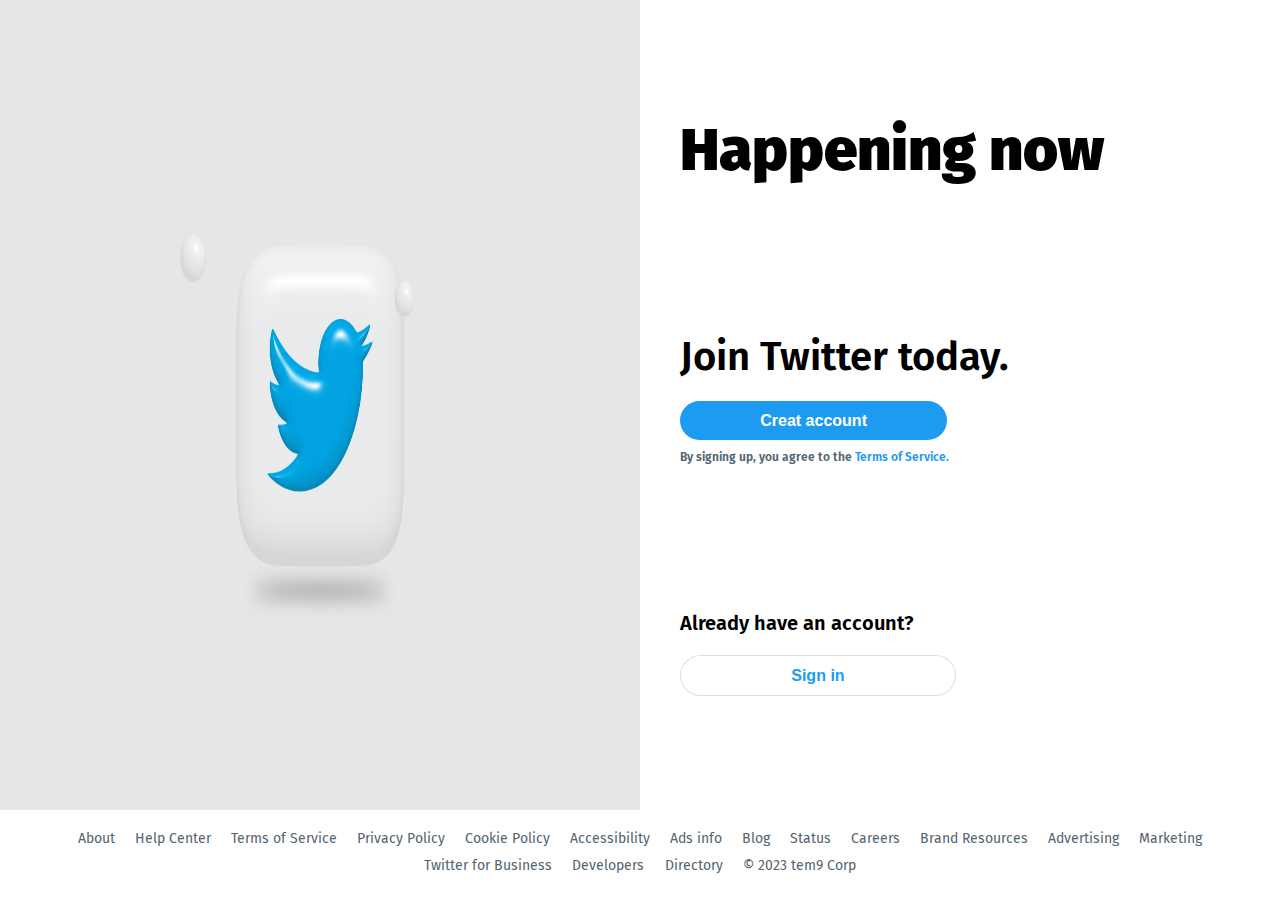
<file: index.html>
<!DOCTYPE html>
<html lang="en">
  <head>
    <meta charset="UTF-8" />
    <meta name="viewport" content="width=device-width, initial-scale=1.0" />
    <meta name="description" content="lab lab lab" />
    <link rel="icon" href="./assets/icons/favicon-120.png" type="image/png" />
    <link rel="stylesheet" href="./main.css" />
    <!-- Google font -->
    <link rel="preconnect" href="https://fonts.googleapis.com" />
    <link rel="preconnect" href="https://fonts.gstatic.com" crossorigin />
    <link
      href="https://fonts.googleapis.com/css2?family=Work+Sans:wght@400;600;700;800;900&display=swap"
      rel="stylesheet"
    />
    <!--  -->
    <link rel="preconnect" href="https://fonts.googleapis.com" />
    <link rel="preconnect" href="https://fonts.gstatic.com" crossorigin />
    <link
      href="https://fonts.googleapis.com/css2?family=Fira+Sans:wght@400;500;600;700;800;900&display=swap"
      rel="stylesheet"
    />
    <!--  -->
    <title>Twitter</title>
    
  </head>
  <body>
    <div class="overflow"></div>
    <div class="overfloww"></div>

    <main>
      <img
        class="aside-twitter-logo"
        alt="aside-twiter-logo"
        src="./assets/images/sunny-hassan-kk1rnheRP5g-unsplash.jpg"
      />

      <div class="join-twitter">
        <h1 class="join-twitter-head">Happening now</h1>
        <div class="create-account">
          <span>Join Twitter today.</span>
          <button class="new-account-btn">Creat account</button>
          <span class="terms-conditions">
            By signing up, you agree to the
            <a href="https://twitter.com/en/tos" target="_blank"
              >Terms of Service.</a
            >
          </span>
        </div>
        <div class="have-an-account">
          <span>Already have an account?</span>
          <button class="sign-account-now">Sign in</button>
        </div>
      </div>
      <footer class="footer">
        <nav>
          <ul class="footer-list">
            <li>
              <a target="new-footer-tap" href="https://about.twitter.com"
                >About</a
              >
            </li>
            <li>
              <a target="new-footer-tap" href="https://help.twitter.com"
                >Help Center</a
              >
            </li>
            <li>
              <a target="new-footer-tap" href="https://twitter.com/tos"
                >Terms of Service</a
              >
            </li>
            <li>
              <a target="new-footer-tap" href="https://twitter.com/privacy"
                >Privacy Policy</a
              >
            </li>
            <li>
              <a
                target="new-footer-tap"
                href="https://support.twitter.com/articles/20170514"
                >Cookie Policy</a
              >
            </li>
            <li>
              <a
                target="new-footer-tap"
                href="https://help.twitter.com/resources/accessibility"
                >Accessibility</a
              >
            </li>
            <li>
              <a
                target="new-footer-tap"
                href="https://business.twitter.com/en/help/troubleshooting/how-twitter-ads-work.html?ref=web-twc-ao-gbl-adsinfo&amp;utm_source=twc&amp;utm_medium=web&amp;utm_campaign=ao&amp;utm_content=adsinfo"
                >Ads info</a
              >
            </li>
            <li>
              <a target="new-footer-tap" href="https://blog.twitter.com"
                >Blog</a
              >
            </li>
            <li>
              <a target="new-footer-tap" href="https://status.twitterstat.us"
                >Status</a
              >
            </li>
            <li>
              <a target="new-footer-tap" href="https://careers.twitter.com"
                >Careers</a
              >
            </li>
            <li>
              <a
                target="new-footer-tap"
                href="https://about.twitter.com/press/brand-assets"
                >Brand Resources</a
              >
            </li>
            <li>
              <a
                target="new-footer-tap"
                href="https://ads.twitter.com/?ref=gl-tw-tw-twitter-advertise"
                >Advertising</a
              >
            </li>
            <li>
              <a target="new-footer-tap" href="https://marketing.twitter.com"
                >Marketing</a
              >
            </li>
            <li>
              <a
                target="new-footer-tap"
                href="https://business.twitter.com/?ref=web-twc-ao-gbl-twitterforbusiness&amp;utm_source=twc&amp;utm_medium=web&amp;utm_campaign=ao&amp;utm_content=twitterforbusiness"
                >Twitter for Business</a
              >
            </li>
            <li>
              <a target="new-footer-tap" href="https://developer.twitter.com"
                >Developers</a
              >
            </li>
            <li>
              <a
                target="new-footer-tap"
                href="https://twitter.com/i/directory/profiles"
                >Directory</a
              >
            </li>
            <li>
              <span style="text-align: center"
                >&copy; <span class="currect-year">2023</span> tem9 Corp</span
              >
            </li>
          </ul>
        </nav>
      </footer>
      <div class="create-account-box">
        <svg
          class="close-btn"
          xmlns="http://www.w3.org/2000/svg"
          x="0px"
          y="0px"
          width="24"
          height="24"
          viewBox="0 0 24 24"
        >
          <path
            d="M 4.7070312 3.2929688 L 3.2929688 4.7070312 L 10.585938 12 L 3.2929688 19.292969 L 4.7070312 20.707031 L 12 13.414062 L 19.292969 20.707031 L 20.707031 19.292969 L 13.414062 12 L 20.707031 4.7070312 L 19.292969 3.2929688 L 12 10.585938 L 4.7070312 3.2929688 z"
          ></path>
        </svg>
        <span class="Create-your-account">Create your account</span>
        <form class="singnup-form">
          <label for="fullname">
            <span>Full name</span>
            <input type="text" id="fullname" name="fullname" required />
          </label>
          <label for="username"
            ><span>Username</span>
            <input
              type="text"
              minlength="6"
              id="username"
              name="username"
              pattern=""
              required
            />
          </label>
          <label for="email"
            ><span>Email</span>
            <input type="email" id="email" name="email" required pattern="" />
          </label>
         
          <label for="password"
            ><span>Password</span>
            <input
              type="password"
              minlength="8"
              pattern=""
              required
              id="password"
              name="password"
            />
          </label>
          <label for="re-password">
            <span>Re-password</span>
            <input
              type="password"
              minlength="8"
              pattern=""
              required
              id="re-password"
              name="re-password"
            />
          </label>
          <button class="signup-submit">Signup</button>
        </form>
      </div>
      <!-- login form -->
      <div class="login-account-box">
        <svg
          class="closee-btn"
          xmlns="http://www.w3.org/2000/svg"
          x="0px"
          y="0px"
          width="24"
          height="24"
          viewBox="0 0 24 24"
        >
          <path
            d="M 4.7070312 3.2929688 L 3.2929688 4.7070312 L 10.585938 12 L 3.2929688 19.292969 L 4.7070312 20.707031 L 12 13.414062 L 19.292969 20.707031 L 20.707031 19.292969 L 13.414062 12 L 20.707031 4.7070312 L 19.292969 3.2929688 L 12 10.585938 L 4.7070312 3.2929688 z"
          ></path>
        </svg>
        <span class="loginn-your-account">Login your account</span>
        <div class="Login-account-boxx">
         <form class="singnin-form">
         
         
          <label for="emaill"
            ><span>Email</span>
            <input type="email" id="emaill" name="emaill" required pattern="" />
          </label>
         
          <label for="passwordd"
            ><span>Password</span>
            <input
              type="password"
              minlength="8"
              pattern=""
              required
              id="passwordd"
              name="passwordd"
            />
          </label>
          
          <button class="signin-submit" id="signinSubmit">Signin</button>
           </form>

        </div>
      </div>

      </div>
    </main>
    <script src="./Ajax.js"type="module"></script>
  <script defer src="./index.js" type="module"></script>
  </body>
</html>
</file>
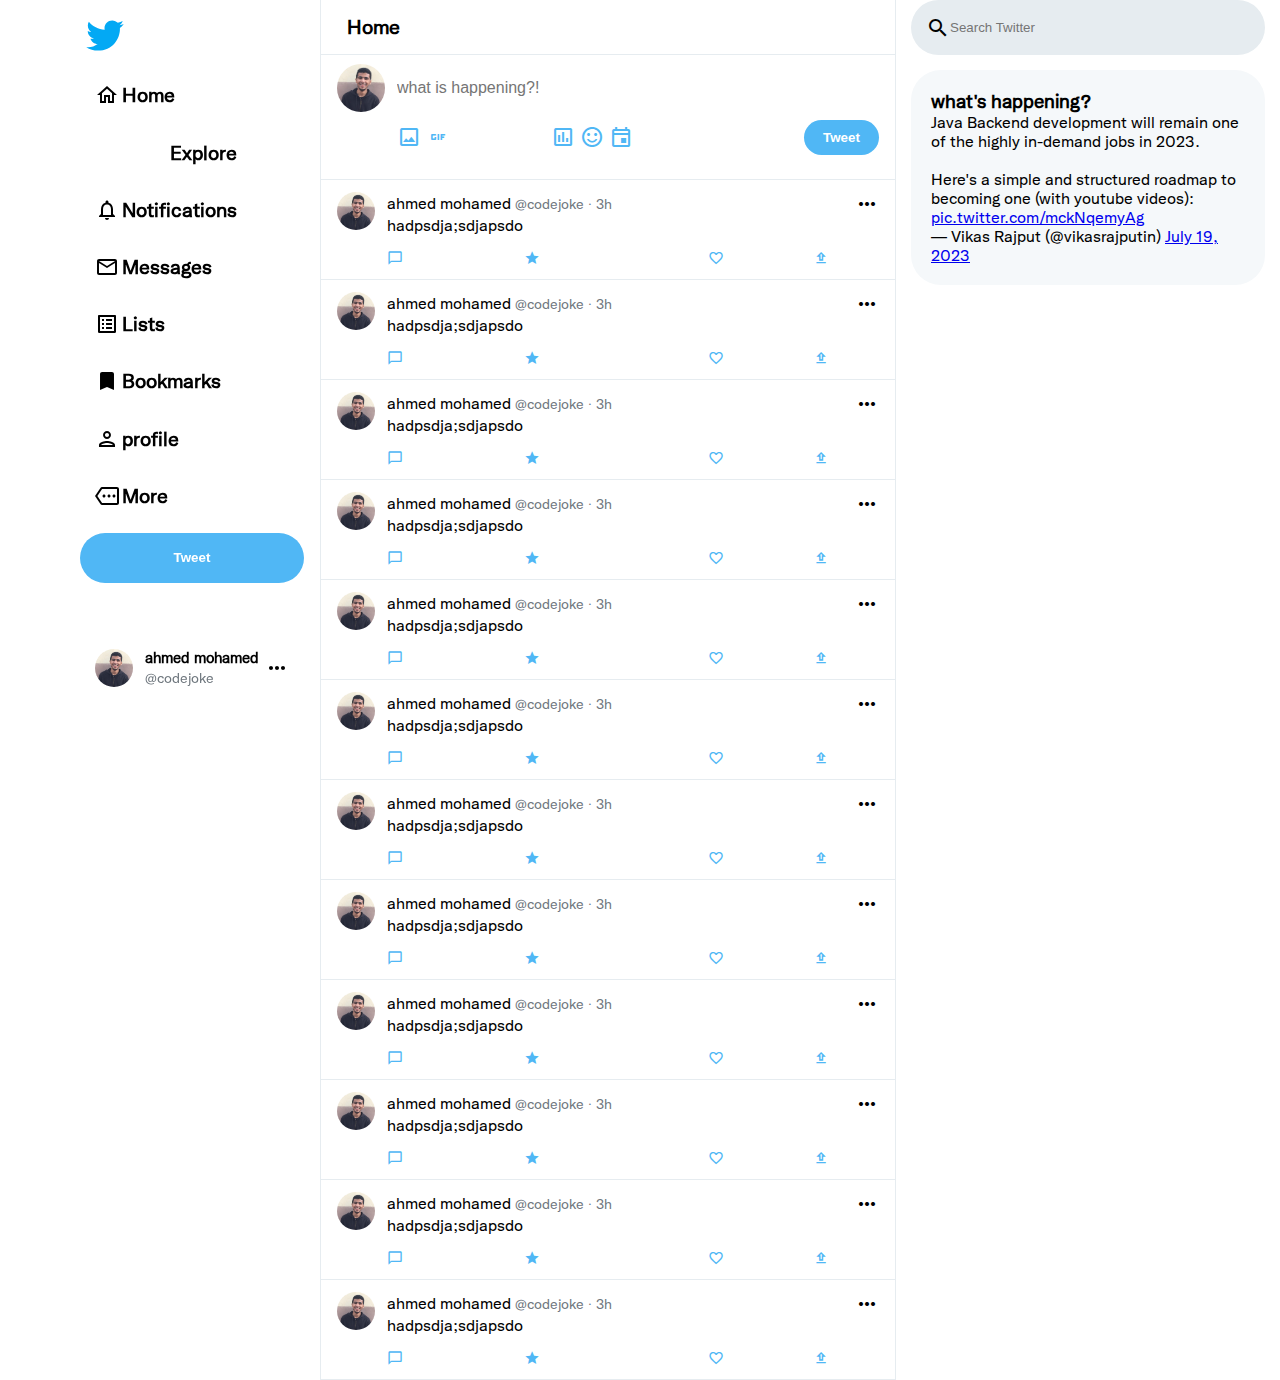
<file: home.html>
<!DOCTYPE html>
<html lang="en">
<head>
    <meta charset="UTF-8">

    <meta name="viewport" content="width=device-width, initial-scale=1.0">
    <title> Home / Twitter</title>
    <link rel="icon" href="twittersmall.svg" type="image/x-icon">
    <link href="https://fonts.googleapis.com/icon?family=Material+Icons|Material+Icons+Outlined"
    rel="stylesheet">   
     <link rel="stylesheet" href="home.css">
</head>
<body>
  <div class="main">
<!-- first section -->
    <div class="first-div section">

        <div class="twitter-logo">
        <img src="twittersvg.svg" alt="" class="twitterlogo">
        </div>
        <div class="home-features">
         
            <div class="home-feature one"><span  class="material-icons-outlined">home</span><h2 class="home-name">Home</h2></div>
            <div class="home-feature two"><span  class="material-icons-outlined">tag</span><h2 class="explore-name">Explore</h2></div>
            <div class="home-feature three"><span  class="material-icons-outlined">notifications</span><h2 class="Notifications-name">Notifications</h2></div>
            <div class="home-feature four"><span  class="material-icons-outlined">email</span><h2 class="messages-name">Messages</h2></div>
            <div class="home-feature five"><span  class="material-icons-outlined">list_alt</span><h2 class="lists-name">Lists</h2></div>
            <div class="home-feature six"><span  class="material-icons-outlined">bookmark</span><h2 class="communities-name">Bookmarks</h2></div>
            <!-- <div class="home-feature-seven"><span  class="material-icons-outlined"></span> <h2 class="verified-name">Verified</h2></div> -->
            <div class="home-feature eight"><span  class="material-icons-outlined">person</span><h2 class="profile-name">profile</h2></div>
            <div class="home-feature nine"><span  class="material-icons-outlined">more</span><h2 class="more-name">More</h2></div>

        </div>
        <div>
            <button class="tweetbtn">Tweet</button>
        </div>
            <div class="account">
                <a href="#">
            <img src="ahmed.jfif" alt="">
            <div class="account-details">
                <span class="account-name">ahmed mohamed</span>
                <span class="account-user">@codejoke</span>

            </div>
            <span class="material-icons-outlined span-more">more_horiz</span>


                </a>
</div>
    </div>
<!-- second section -->

    <div class="second-div section" >
        <div class="main-home">
        <h2>Home</h2>
        <span class="material-icons-outlined">auto_awesome</span>
       </div> 
       
    <!-- <div class="forming-input">
        <form action="">
    <div>

        <img src="twittersmall.svg" alt="profile imagw">
        <input type="text" placeholder="What's happening?" class="input-main">
        <button class="">Tweet</button>
    </div>

        </form>
    </div> -->

    <div class="new-tweet">
        <img src="ahmed.jfif" alt="" class="img-account" id="imgAccount">
        <div class="new-tweet-details">

            <input type="text" placeholder="what is happening?!" id="twitTextBox">
            <div class="new-tweet-actions">
            <ul>
                <li>
                    <span class="material-icons-outlined">image</span>
                </li>
                <li>
                    <span class="material-icons-outlined">gif_box</span>
                </li>
                <li>
                    <span class="material-icons-outlined">poll</span>
                </li>
                <li>
                    <span class="material-icons-outlined">sentiment_satisfied</span>
                </li>
                <li>
                    <span class="material-icons-outlined">event</span>
                </li>
                    
                </ul>
                <button class="tweetnewbtn" id="twitButton">Tweet</button>
                 </div>
        </div>
    </div>
    <section id="twitsLest">
       <div class="posts">
        <img src="ahmed.jfif" alt="" class="post-img">
        <div class="feed-details">
            <div class="tweeter-details">
                <a href="" class="tweeter-name"><span>ahmed mohamed</span>
                    <span class="tweeter-username">@codejoke <sup>.</sup> 3h</span>
                </a>
                <span class="material-icons-outlined span-more">more_horiz</span>

          
        </div>
        <div class="twt-txt"><p>hadpsdja;sdjapsdo</p></div>
        <div class="icons-twt">
            <span class="material-icons-outlined span-more">chat_bubble_outline</span>
            <span class="material-icons-outlined span-more">restart_alt</span>
            <span class="material-icons-outlined span-more">favorite_border</span>
            <span class="material-icons-outlined span-more">upload</span>

        </div>
        </div>
       </div>
       <div class="posts">
        <img src="ahmed.jfif" alt="" class="post-img">
        <div class="feed-details">
            <div class="tweeter-details">
                <a href="" class="tweeter-name"><span>ahmed mohamed</span>
                    <span class="tweeter-username">@codejoke <sup>.</sup> 3h</span>
                </a>
                <span class="material-icons-outlined span-more">more_horiz</span>

          
        </div>
        <div class="twt-txt"><p>hadpsdja;sdjapsdo</p></div>
        <div class="icons-twt">
            <span class="material-icons-outlined span-more">chat_bubble_outline</span>
            <span class="material-icons-outlined span-more">restart_alt</span>
            <span class="material-icons-outlined span-more">favorite_border</span>
            <span class="material-icons-outlined span-more">upload</span>

        </div>
        </div>
       </div>
       <div class="posts">
        <img src="ahmed.jfif" alt="" class="post-img">
        <div class="feed-details">
            <div class="tweeter-details">
                <a href="" class="tweeter-name"><span>ahmed mohamed</span>
                    <span class="tweeter-username">@codejoke <sup>.</sup> 3h</span>
                </a>
                <span class="material-icons-outlined span-more">more_horiz</span>

          
        </div>
        <div class="twt-txt"><p>hadpsdja;sdjapsdo</p></div>
        <div class="icons-twt">
            <span class="material-icons-outlined span-more">chat_bubble_outline</span>
            <span class="material-icons-outlined span-more">restart_alt</span>
            <span class="material-icons-outlined span-more">favorite_border</span>
            <span class="material-icons-outlined span-more">upload</span>

        </div>
        </div>
       </div>
       <div class="posts">
        <img src="ahmed.jfif" alt="" class="post-img">
        <div class="feed-details">
            <div class="tweeter-details">
                <a href="" class="tweeter-name"><span>ahmed mohamed</span>
                    <span class="tweeter-username">@codejoke <sup>.</sup> 3h</span>
                </a>
                <span class="material-icons-outlined span-more">more_horiz</span>

          
        </div>
        <div class="twt-txt"><p>hadpsdja;sdjapsdo</p></div>
        <div class="icons-twt">
            <span class="material-icons-outlined span-more">chat_bubble_outline</span>
            <span class="material-icons-outlined span-more">restart_alt</span>
            <span class="material-icons-outlined span-more">favorite_border</span>
            <span class="material-icons-outlined span-more">upload</span>

        </div>
        </div>
       </div>
       <div class="posts">
        <img src="ahmed.jfif" alt="" class="post-img">
        <div class="feed-details">
            <div class="tweeter-details">
                <a href="" class="tweeter-name"><span>ahmed mohamed</span>
                    <span class="tweeter-username">@codejoke <sup>.</sup> 3h</span>
                </a>
                <span class="material-icons-outlined span-more">more_horiz</span>

          
        </div>
        <div class="twt-txt"><p>hadpsdja;sdjapsdo</p></div>
        <div class="icons-twt">
            <span class="material-icons-outlined span-more">chat_bubble_outline</span>
            <span class="material-icons-outlined span-more">restart_alt</span>
            <span class="material-icons-outlined span-more">favorite_border</span>
            <span class="material-icons-outlined span-more">upload</span>

        </div>
        </div>
       </div>
       <div class="posts">
        <img src="ahmed.jfif" alt="" class="post-img">
        <div class="feed-details">
            <div class="tweeter-details">
                <a href="" class="tweeter-name"><span>ahmed mohamed</span>
                    <span class="tweeter-username">@codejoke <sup>.</sup> 3h</span>
                </a>
                <span class="material-icons-outlined span-more">more_horiz</span>

          
        </div>
        <div class="twt-txt"><p>hadpsdja;sdjapsdo</p></div>
        <div class="icons-twt">
            <span class="material-icons-outlined span-more">chat_bubble_outline</span>
            <span class="material-icons-outlined span-more">restart_alt</span>
            <span class="material-icons-outlined span-more">favorite_border</span>
            <span class="material-icons-outlined span-more">upload</span>

        </div>
        </div>
       </div>
       <div class="posts">
        <img src="ahmed.jfif" alt="" class="post-img">
        <div class="feed-details">
            <div class="tweeter-details">
                <a href="" class="tweeter-name"><span>ahmed mohamed</span>
                    <span class="tweeter-username">@codejoke <sup>.</sup> 3h</span>
                </a>
                <span class="material-icons-outlined span-more">more_horiz</span>

          
        </div>
        <div class="twt-txt"><p>hadpsdja;sdjapsdo</p></div>
        <div class="icons-twt">
            <span class="material-icons-outlined span-more">chat_bubble_outline</span>
            <span class="material-icons-outlined span-more">restart_alt</span>
            <span class="material-icons-outlined span-more">favorite_border</span>
            <span class="material-icons-outlined span-more">upload</span>

        </div>
        </div>
       </div>
       <div class="posts">
        <img src="ahmed.jfif" alt="" class="post-img">
        <div class="feed-details">
            <div class="tweeter-details">
                <a href="" class="tweeter-name"><span>ahmed mohamed</span>
                    <span class="tweeter-username">@codejoke <sup>.</sup> 3h</span>
                </a>
                <span class="material-icons-outlined span-more">more_horiz</span>

          
        </div>
        <div class="twt-txt"><p>hadpsdja;sdjapsdo</p></div>
        <div class="icons-twt">
            <span class="material-icons-outlined span-more">chat_bubble_outline</span>
            <span class="material-icons-outlined span-more">restart_alt</span>
            <span class="material-icons-outlined span-more">favorite_border</span>
            <span class="material-icons-outlined span-more">upload</span>

        </div>
        </div>
       </div>
       <div class="posts">
        <img src="ahmed.jfif" alt="" class="post-img">
        <div class="feed-details">
            <div class="tweeter-details">
                <a href="" class="tweeter-name"><span>ahmed mohamed</span>
                    <span class="tweeter-username">@codejoke <sup>.</sup> 3h</span>
                </a>
                <span class="material-icons-outlined span-more">more_horiz</span>

          
        </div>
        <div class="twt-txt"><p>hadpsdja;sdjapsdo</p></div>
        <div class="icons-twt">
            <span class="material-icons-outlined span-more">chat_bubble_outline</span>
            <span class="material-icons-outlined span-more">restart_alt</span>
            <span class="material-icons-outlined span-more">favorite_border</span>
            <span class="material-icons-outlined span-more">upload</span>

        </div>
        </div>
       </div>
       <div class="posts">
        <img src="ahmed.jfif" alt="" class="post-img">
        <div class="feed-details">
            <div class="tweeter-details">
                <a href="" class="tweeter-name"><span>ahmed mohamed</span>
                    <span class="tweeter-username">@codejoke <sup>.</sup> 3h</span>
                </a>
                <span class="material-icons-outlined span-more">more_horiz</span>

          
        </div>
        <div class="twt-txt"><p>hadpsdja;sdjapsdo</p></div>
        <div class="icons-twt">
            <span class="material-icons-outlined span-more">chat_bubble_outline</span>
            <span class="material-icons-outlined span-more">restart_alt</span>
            <span class="material-icons-outlined span-more">favorite_border</span>
            <span class="material-icons-outlined span-more">upload</span>

        </div>
        </div>
       </div>
       <div class="posts">
        <img src="ahmed.jfif" alt="" class="post-img">
        <div class="feed-details">
            <div class="tweeter-details">
                <a href="" class="tweeter-name"><span>ahmed mohamed</span>
                    <span class="tweeter-username">@codejoke <sup>.</sup> 3h</span>
                </a>
                <span class="material-icons-outlined span-more">more_horiz</span>

          
        </div>
        <div class="twt-txt"><p>hadpsdja;sdjapsdo</p></div>
        <div class="icons-twt">
            <span class="material-icons-outlined span-more">chat_bubble_outline</span>
            <span class="material-icons-outlined span-more">restart_alt</span>
            <span class="material-icons-outlined span-more">favorite_border</span>
            <span class="material-icons-outlined span-more">upload</span>

        </div>
        </div>
       </div>
       <div class="posts">
        <img src="ahmed.jfif" alt="" class="post-img">
        <div class="feed-details">
            <div class="tweeter-details">
                <a href="" class="tweeter-name"><span>ahmed mohamed</span>
                    <span class="tweeter-username">@codejoke <sup>.</sup> 3h</span>
                </a>
                <span class="material-icons-outlined span-more">more_horiz</span>

          
        </div>
    
        <div class="twt-txt"><p>hadpsdja;sdjapsdo</p></div>
        <div class="icons-twt">
            <span class="material-icons-outlined span-more">chat_bubble_outline</span>
            <span class="material-icons-outlined span-more">restart_alt</span>
            <span class="material-icons-outlined span-more">favorite_border</span>
            <span class="material-icons-outlined span-more">upload</span>

        </div>
        </div>
       </div>
       </section>
            </div>
        
<!-- third section -->

    <div class="third-div section">
        
        <div class="aside_input">
            <span class="material-icons aside_search-icon">search</span>
            <input type="text" placeholder="Search Twitter">
 
        </div>
     <div class="whatshappen">
    <div class="inside-whatshappen">
        <h3>
            what's happening?
        </h3>
        <div>
            <blockquote class="twitter-tweet"><p lang="en" dir="ltr">Java Backend development will remain one of the highly in-demand jobs in 2023.<br><br>Here&#39;s a simple and structured roadmap to becoming one (with youtube videos): <a href="https://t.co/mckNqemyAg">pic.twitter.com/mckNqemyAg</a></p>&mdash; Vikas Rajput (@vikasrajputin) <a href="https://twitter.com/vikasrajputin/status/1681520243016110080?ref_src=twsrc%5Etfw">July 19, 2023</a></blockquote> <script async src="https://platform.twitter.com/widgets.js" charset="utf-8"></script>
        </div>
    </div>
   
</div>

    </div>

  </div><script src="Ajax.js"type="module"></script>
    <script src="home.js"  type="module"></script>
    
</body>
</html>
</file>
<file: main.css>
* {
  margin: 0;
  border: 0;
  padding: 0;
}
:root {
  font-size: 62.6%;
  font-family: 'Fira Sans', 'Work Sans', sans-serif;
}
body {
  position: relative;
}
main {
  display: grid;
  grid-template-columns: 1fr 1fr;
  position: relative;
}
button {
  border-radius: 25px;
  cursor: pointer;
  font-size: 1.6rem;
  font-weight: 600;
  padding: 1rem 8rem;
}

/* .join-twitter box */
.join-twitter {
  display: flex;
  flex-direction: column;
  justify-content: space-around;
  padding: 4rem;
  min-height: 80vh;
}
.join-twitter-head {
  font-size: 6rem;
  font-weight: 900;
}
.have-an-account,
.create-account {
  display: flex;
  flex-direction: column;
  align-items: start;
  gap: 2rem;
}
.create-account {
  & span {
    font-size: 4rem;
    font-weight: 600;
  }
  & button {
    background-color: rgb(29, 155, 240);
    color: #fff;
    margin-bottom: -10px;
  }
  & button:hover {
    background-color: rgb(26, 140, 216);
  }
  & .terms-conditions {
    font-size: 1.2rem;
    color: rgb(83, 100, 113);
    & a {
      color: rgb(29, 155, 240);
      text-decoration: none;
      &:hover {
        color: rgb(29, 155, 240);
        text-decoration: underline;
      }
    }
  }
}

.have-an-account {
  & span {
    font-size: 2rem;
    font-weight: 600;
  }
  & button {
    padding: 1rem 11rem;
    background-color: #fff;
    color: rgb(29, 155, 240);
    border: 1px solid rgba(83, 100, 113, 0.2);
    &:hover {
      background-color: rgb(29, 155, 240, 0.1);
    }
  }
}

/*  twiter logo*/
.aside-twitter-logo {
  max-width: 100%;
  min-height: 90vh;
}

/* footer navigation */
.footer {
  grid-area: 2/1 / auto/span 2;
}
.footer-list {
  display: flex;
  justify-content: center;
  row-gap: 1rem;
  column-gap: 2rem;
  padding: 2rem;
  flex-wrap: wrap;
  list-style: none;
  & a,
  span {
    font-size: 1.4rem;
    color: rgb(83, 100, 113);
    text-decoration: none;
    &:hover {
      text-decoration: underline;
    }
  }
}

/* Log in signin */
.overflow {
  display: none;
}

/* create-account-box  */
.create-account-box {
  min-width: 55rem;
  max-width: 80vw;
  min-height: 60rem;
  max-height: 80vh;
  position: absolute;
  top: -100%;
  left: 50%;
  transform: translate(-50%, 0%);
  transition: all 0.7s ease-in-out;
  background-color: #fff;
  border-radius: 12px;
  overflow: hidden;
  & > span {
    text-align: center;
    font-size: 3.2rem;
    font-weight: 700;
    margin-bottom: 3rem;
    display: block;
  }
}
.close-btn {
  display: block;
  margin: 1rem;
  padding: 0.5rem;
  border-radius: 100%;
  cursor: pointer;
  &:hover {
    background-color: rgba(0, 0, 0, 0.141);
  }
}
form {
  display: flex;
  flex-direction: column;
  align-items: center;
  row-gap: 2rem;
  min-height: 50rem;
  & label {
    width: 60%;
    position: relative;
    & span {
      position: absolute;
      top: 50%;
      left: 1rem;
      transform: translateY(-50%);
      color: rgb(83, 100, 113);
      font-size: 1.6rem;
      transition: all 0.2s ease-in;
      &:hover {
        cursor: text;
      }
    }
    & input {
      border: 0.5px solid rgba(83, 100, 113, 0.4);
      font-size: 1.8rem;
      height: 4rem;
      width: 100%;
      border-radius: 5px;
      padding: 10px 1.2rem 0;
      &:hover {
        background-color: rgba(142, 210, 255, 0.277);
      }
      &:focus-visible {
        outline: 0.5px solid rgb(18, 153, 242);
      }
    }
  }
  & button {
    margin-top: 3rem;
    padding: 1rem 10rem;
    color: #fff;
    background-color: rgb(29, 155, 240);
    &:hover {
      background-color: rgb(26, 140, 216);
    }
  }
}

/* hide create-account-box */

.show-overflow {
  /* min-width: 100vw;
  min-height: 100vh; */
  min-width: 100%;
  min-height: 100%;
  display: block;
  position: absolute;
  top: 0;
  left: 0;
  background-color: rgb(0, 0, 0, 0.4);
  z-index: 90;
}
.show-new-account {
  top: 50%;
  left: 50%;
  transform: translate(-50%, -50%);
  z-index: 91;
}

/* signin-account-box */

/*  Responsive design*/
@media screen and (max-width: 750px) {
  main {
    grid-template-columns: 1fr;
  }
  .footer {
    grid-area: 3/1 / auto/auto;
  }

  .aside-twitter-logo {
    grid-area: 2/1 / auto/auto;
    min-height: unset;
    height: 40vw;
    width: 100%;
  }
  .join-twitter {
    padding: 4rem 10rem 2rem 10rem;
  }
}
@media screen and (max-width: 600px) {
  .create-account-box {
    min-width: 100%;
  }
  .aside-twitter-logo {
    grid-area: 2/1 / auto/auto;
    min-height: unset;
    height: 40vw;
    max-width: 100%;
  }
  .join-twitter {
    padding: 1rem 3rem 2rem 3rem;
    & h1 {
      font-size: 4rem;
    }
  }
  .create-account span {
    font-size: 3rem;
  }
}
@media screen and (max-width: 390px) {
  .join-twitter {
    padding: 1.8rem;
  }
  .footer-list {
    display: flex;
    justify-content: center;
    row-gap: 1rem;
    column-gap: 1rem;
    padding: 1rem;
  }
}


/* login form */
.login-account-box {
  min-width: 55rem;
  max-width: 80vw;
  min-height: 60rem;
  max-height: 80vh;
  position: absolute;
  top: -100%;
  left: 50%;
 transform: translate(-50%, 0%);
  transition: all 0.7s ease-in-out;
  background-color: #fff;
  border-radius: 12px;
  overflow: hidden;
  & > span {
    text-align: center;
    font-size: 3.2rem;
    font-weight: 700;
    margin-bottom: 3rem;
    display: block;
  }
}

.show-overflowww {
  /* min-width: 100vw;
  min-height: 100vh; */
  min-width: 100%;
  min-height: 100%;
  display: block;
  position: absolute;
  top: 0;
  left: 0;
  background-color: rgb(0, 0, 0, 0.4);
  z-index: 90;
}
.show-new-accounttt {
  top: 50%;
  left: 50%;
  transform: translate(-50%, -50%);
  z-index: 91;
}
.show-overfloww {
  display: none;
}
</file>
<file: home.css>
@font-face {
    font-family: "TwitterChirp";
    src: url("./fonts/chirp-regular-web.woff") format("woff2"),
         url("./fonts/chirp-bold-web.woff") format("woff"),
         url("./fonts/chirp-heavy-web.woff") format("woff");
}
*{
    box-sizing: border-box;
    margin: 0;
    padding: 0;
}
body{
    height: 100vh;
    font-family: "TwitterChirp", 'Segoe UI', Tahoma, "Geneva", Verdana, sans-serif;
}
/* first section */
.main{
   
    display: flex;
    justify-content:space-around
}
.twitterlogo{
    width: 100%;
}
.twitter-logo{
    width: 50px;
   
}

h2{
    display: inline;
   vertical-align: middle;
   font-size: 20px;
   font-weight: bold;

}

.first-div {
    margin-top: 0.7rem;
    position: fixed;
    left: 0;
width: 25%;
margin-left: 5rem;

}

.second-div {
    width: 45%;
   
    margin-left: 25%;
    border-right:1px solid #e6ecf0;
    border-left:1px solid #e6ecf0;

}

.third-div {
    /* margin-top: 0.7rem; */
    /* margin-left: 65%; */
    width: 30%;

}
.home-name{
    align-content:center ;
}

.home-features div h2{
margin-left: 0.2rem;
}
.home-features div{
    cursor: pointer;
    padding: 15px;
   
    margin-top: 0.2rem;
   
}
.home-features div:hover{
        background-color:#e6ecf0;
        border-radius: 30px;
        color: #50b7f5;
        width: 70%;
    
}
span{
    /* padding: 20px; */
    vertical-align: middle;
}
.tweetbtn{
    margin-top: 10px;
    width: 70%;
    background-color: #50b7f5;
    border: none;
    color: white;
    font-weight: bold;
    border-radius: 30px;
    height: 50px;
    cursor: pointer;
    transition-duration: 0.2;
}
.tweetbtn:hover{

    background-color: rgba(29,155,240,0.9);
}
.account img{
   width: 38px;
   height: 38px;
   border-radius: 50%;
    /* border-radius: 20px; */
}
.account{
     width: 70%;
    max-height: 30%;
   margin-top: 50px;
}
.account a {
    text-decoration: none;
    display: flex;
   justify-content: space-between;
   align-items: center;
   padding: 15px;
   /* margin-left:10px ; */
}
.account-details{
    display: flex;
    flex-direction: column;
    /* flex-basis: 70%; */
    margin-left: 5px;
    font-size: 0.9rem;
    line-height: 20px;
}
.account-name{
   font-weight: 600;
   font-size: 15px;
   color: black;
}
.account-user{
    color: rgb(110,118,125);
}
.span-more{
color: black;
}
.account:hover{
    background-color:#e6ecf0;
    border-radius: 30px;
}
/* second section */

.main-home{
   
display: flex;
justify-content: space-between;
align-items: center;
position: sticky;
padding: 0 16px;
height: 55px;
top: 0;
background-color: white;
border-bottom:1px solid #e6ecf0;


}
.main-home h2{
    margin-left: 0.6rem;
   
}
.main-home span{
    margin-right: 0.6rem;
}
.img-account{
    width: 48px;
    height: 48px;
    border-radius: 50%;
    cursor: pointer;
}
.new-tweet{
    display: flex;
    height: 120px;
    padding: 4px 16px;
    margin-top: 5px;
    border-bottom:1px solid #e6ecf0; 

   
}
.new-tweet-details{
    display: flex;
    flex-direction: column;
    justify-content: space-evenly;
    padding-top: 4px;
    margin-left: 12px;
    width: 100%;

}
.new-tweet-actions{
    display: flex;
    justify-content: space-between;
    align-items: center;
    height: 60px;
    width: 100%;
}
.new-tweet-actions ul{
display: flex;
list-style: none;
}
.new-tweet-details input{

    height: 24px;
    font-size: 1rem;
    border: none;
    outline: none;
}

.new-tweet-actions ul li {
    margin-right: 5px;
    cursor: pointer;
    color: #50b7f5;
}
.tweetnewbtn{
    width: 75px;
    height: 35px;
    margin: 0;
    /* font-weight: 500;
    font-size: 1rem; */
    background-color: #50b7f5;
    color: white;
    font-weight: bold;
    border-radius: 30px;
    outline: none;
    border: none;
}
.post-img{
    width: 38px;
    height: 38px;
    border-radius: 50%;
    cursor: pointer;
}
.posts{

    display: flex;
    min-height: 100px;
    padding-top: 100px;
    padding:12px 16px 0 16px;
    border-bottom:1px solid #e6ecf0;
    /* margin-bottom: 20px;
    border-bottom:1px solid #e6ecf0; */

}
.feed-details{
    display: flex;
    flex-direction: column;
    width: 100%;
    margin-left: 12px;
}
.icons-twt span{
    color:#50b7f5;
    font-size: 1rem;
}
.tweeter-details{
    display: flex;
    /* align-items: center; */
    justify-content: space-between;
    
}
.tweeter-details a {
    text-decoration: none;
    /* font-weight: 700; */
}
.tweeter-name {
    font-size: 1rem;

    color: black;
}
.tweeter-username{
    font-size: 0.9rem;

       color: rgb(110,118,125);
    
}
sup{
    vertical-align: top;
}
.twt-txt{
    font-size: medium;
    font-weight: 500;
  

}
.icons-twt{
    display: flex;
    justify-content: space-between;
    margin-top: 15px;
        padding-right: 50px;

}
.aside_input{
    position: sticky;
    display: flex;
    align-items: center;

    padding: 0 16px;
    height: 55px;
    top: 0;
    background-color: white;
    
}
.whatshappen{

    margin: 15px;
    padding: 20px;
    background-color: #f5f8fa;
    border-radius: 30px;

}
.aside_input{
    background-color: #e6ecf0;
    border-radius: 30px;
   padding: 15px;
   margin: 0 15px;
    /* width: 80%; */
    display: flex;
    align-items: center;
}.aside_input input{
    background-color: #e6ecf0;
    outline: none;
    border: none;

}
</file>
